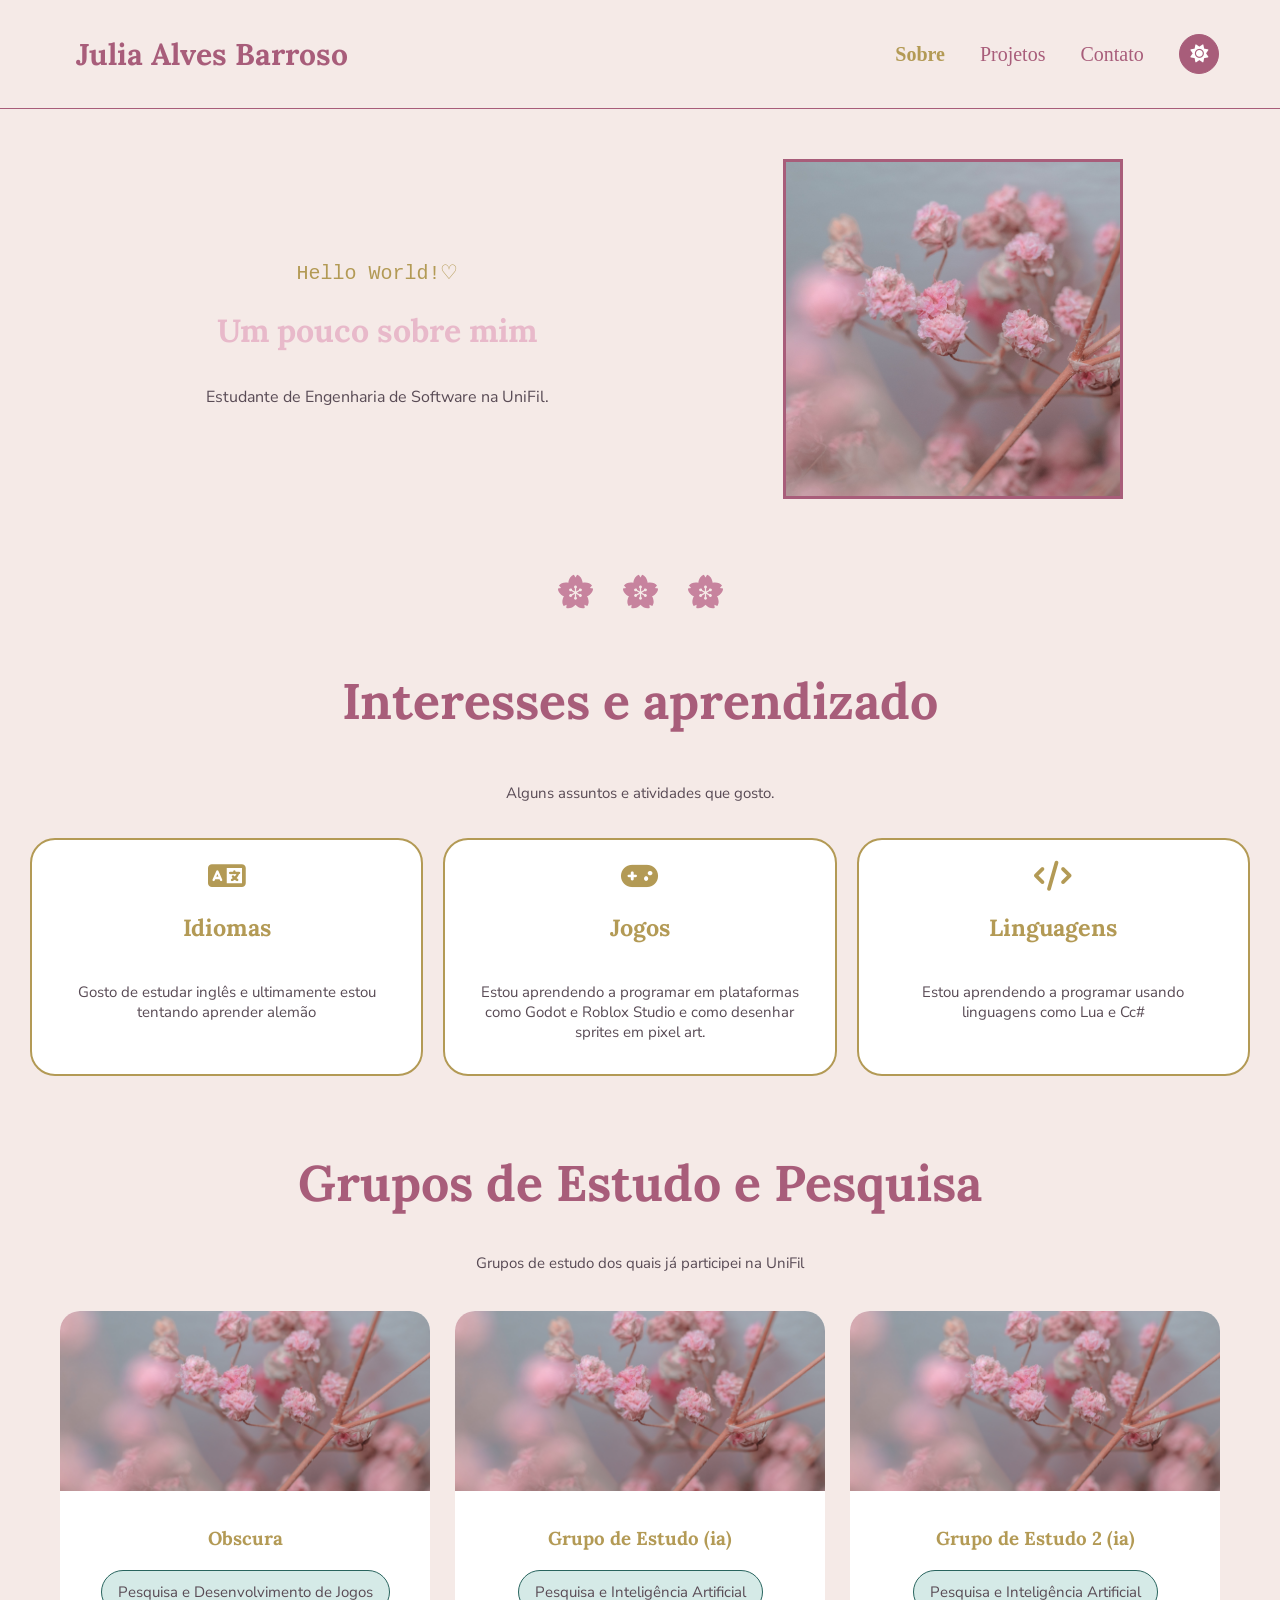
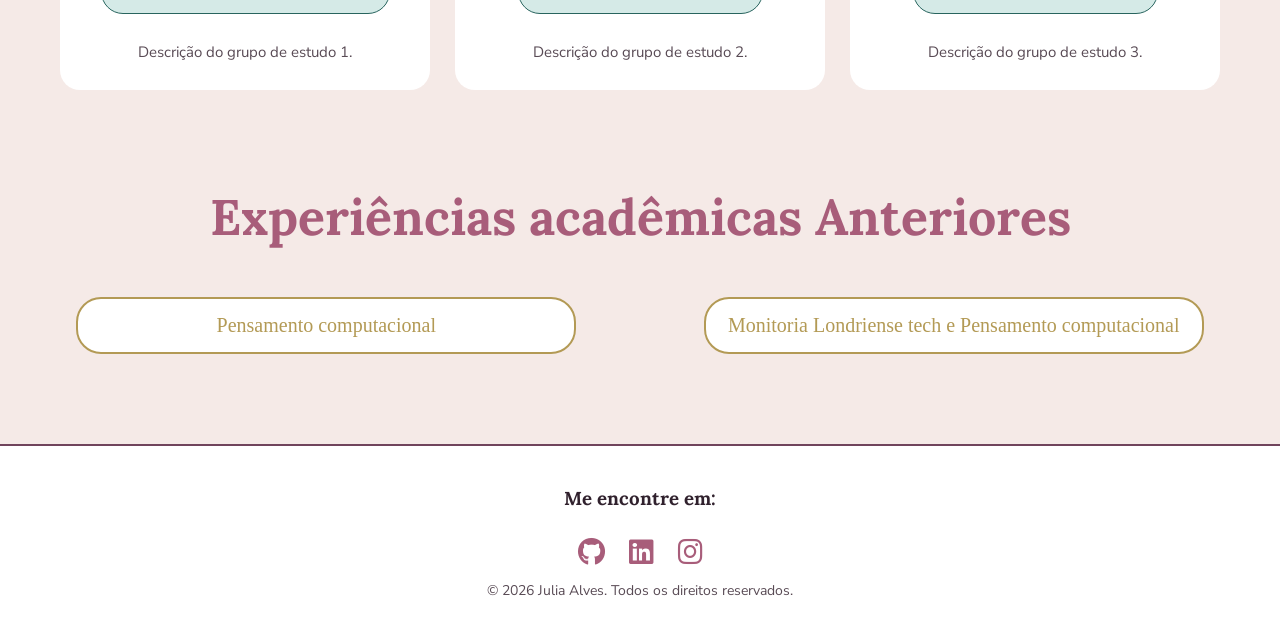
<file: index.html>
<!DOCTYPE html>
<html lang="pt-br">

<head>
    <meta charset="UTF-8">
    <meta name="viewport" content="width=device-width, initial-scale=1.0">
    <title>Portfólio</title>
    <link rel="stylesheet" href="style.css">
    <script src="script.js" defer></script>
    <!-- Font Awesome -->
    <link rel="stylesheet" href="https://cdnjs.cloudflare.com/ajax/libs/font-awesome/6.7.2/css/all.min.css">
    <!-- Lora -->
    <link rel="preconnect" href="https://fonts.googleapis.com">
    <link rel="preconnect" href="https://fonts.gstatic.com" crossorigin>
    <link href="https://fonts.googleapis.com/css2?family=Lora:ital,wght@0,400..700;1,400..700&display=swap"
        rel="stylesheet">
    <!-- Nunito sans -->
    <link rel="preconnect" href="https://fonts.googleapis.com">
    <link rel="preconnect" href="https://fonts.gstatic.com" crossorigin>
    <link
        href="https://fonts.googleapis.com/css2?family=Nunito+Sans:ital,opsz,wght@0,6..12,200..1000;1,6..12,200..1000&display=swap"
        rel="stylesheet">
</head>


<body>
    <div class="menu">
        <div class="menu-titulo">
            <h4>Julia Alves Barroso</h4>
        </div>

        <div class="menu-navegacao">
            <nav>
                <ul>
                    <li><a href="index.html" class="ativo">Sobre</a></li>
                    <li><a href="projetos.html">Projetos</a></li>
                    <li><a href="contato.html">Contato</a></li>
                    <li>
                        <button id="botao-modo" type="button" aria-label="Ativar modo escuro">
                            <i id="icone-modo" class="fa-solid fa-sun"></i>
                        </button>
                    </li>
                </ul>
            </nav>
        </div>
    </div>
    
    <hr>

    <header class="cabecalho">


        <div class="texto-cabecalho">
            <div class="apresentacao">
                <p class="decoracao">Hello World!♡</p>
                <h1>Um pouco sobre mim</h1>
            </div>

            <div class="introducao">
                <p>Estudante de Engenharia de Software na UniFil.</p>
            </div>
        </div>

        <div class="foto-perfil">
            <img src="Imagens/flores-rosas.jpg" alt="Minha imagem">
        </div>

    </header>

    <div class="flores">
        <img src="Imagens/flor-icone.svg" class="flor flor1" alt="">
        <img src="Imagens/flor-icone.svg" class="flor flor2" alt="">
        <img src="Imagens/flor-icone.svg" class="flor flor3" alt="">
    </div>

    <main class="conteudo">

        <section class="interesses">
            <h2>Interesses e aprendizado</h2>

            <p>Alguns assuntos e atividades que gosto.</p>
            <!-- Dá para melhorar a frase? -->

            <div class="interesses-grade">

                <div class="interesse">
                    <div class="interesse-icone">
                        <i class="fa-solid fa-language"></i>
                    </div>
                    <div class="interesse-texto">
                        <h3>Idiomas</h3>
                        <p>Gosto de estudar inglês e ultimamente estou tentando aprender alemão</p>
                    </div>
                </div>

                <div class="interesse">
                    <div class="interesse-icone">
                        <i class="fa-solid fa-gamepad"></i>
                    </div>
                    <div class="interesse-texto">
                        <h3>Jogos</h3>
                        <p>Estou aprendendo a programar em plataformas como Godot e Roblox Studio e como desenhar
                            sprites em pixel art. </p>
                    </div>
                </div>

                <div class="interesse">
                    <div class="interesse-icone">
                        <i class="fa-solid fa-code"></i>
                    </div>
                    <div class="interesse-texto">
                        <h3>Linguagens</h3>
                        <p>Estou aprendendo a programar usando linguagens como Lua e Cc#</p>
                    </div>
                </div>
            </div>

            </div>
        </section>


        <section class="grupos-estudos">
            <h2>Grupos de Estudo e Pesquisa</h2>
            <p>Grupos de estudo dos quais já participei na UniFil</p>


            <div class="grupo-grade">

                <div class="grupo">
                    <img src="Imagens/flores-rosas.jpg" alt="Logo do grupo Obscura">

                    <div class="grupo-conteudo">
                        <h3>Obscura</h3>
                        <div class="tipo tipo-item-pesquisa">
                            <p>Pesquisa e Desenvolvimento de Jogos</p>
                        </div>
                        <p>Descrição do grupo de estudo 1.</p>
                    </div>
                </div>


                <div class="grupo">
                    <img src="Imagens/flores-rosas.jpg" alt="colocar texo depois">

                    <div class="grupo-conteudo">
                        <h3>Grupo de Estudo (ia)</h3>
                        <div class="tipo tipo-item-pesquisa">
                            <!-- não centralizou -->
                            <p>Pesquisa e Inteligência Artificial</p>
                        </div>
                        <p>Descrição do grupo de estudo 2.</p>
                    </div>
                </div>


                <div class="grupo">
                    <img src="Imagens/flores-rosas.jpg" alt="colocar texo depois">
                    <div class="grupo-conteudo">
                        <h3>Grupo de Estudo 2 (ia)</h3>
                        <div class="tipo tipo-item-pesquisa">
                            <p>Pesquisa e Inteligência Artificial</p>
                        </div>
                        <p>Descrição do grupo de estudo 3.</p>
                    </div>
                </div>

            </div>
        </section>


        <section class="experiencias">
            <h2>Experiências acadêmicas Anteriores</h2>

            <br>

            <div class="experiencias-grade">
                <div class="experiencia">Pensamento computacional</div>
                <div class="experiencia">Monitoria Londriense tech e Pensamento computacional</div>
            </div>
        </section>
    </main>


    <footer class="rodape">

        <h3>Me encontre em:</h3>


        <div class="redes-sociais-rodape">
            <a href="http://" target="_blank"><i class="fa-brands fa-github"></i></a>
            <a href="http://" target="_blank"><i class="fa-brands fa-linkedin"></i></a>
            <a href="http://" target="_blank"><i class="fa-brands fa-instagram"></i></a>
        </div>


        <p>&copy; 2026 Julia Alves. Todos os direitos reservados.</p>


    </footer>


</body>


</html>
</file>
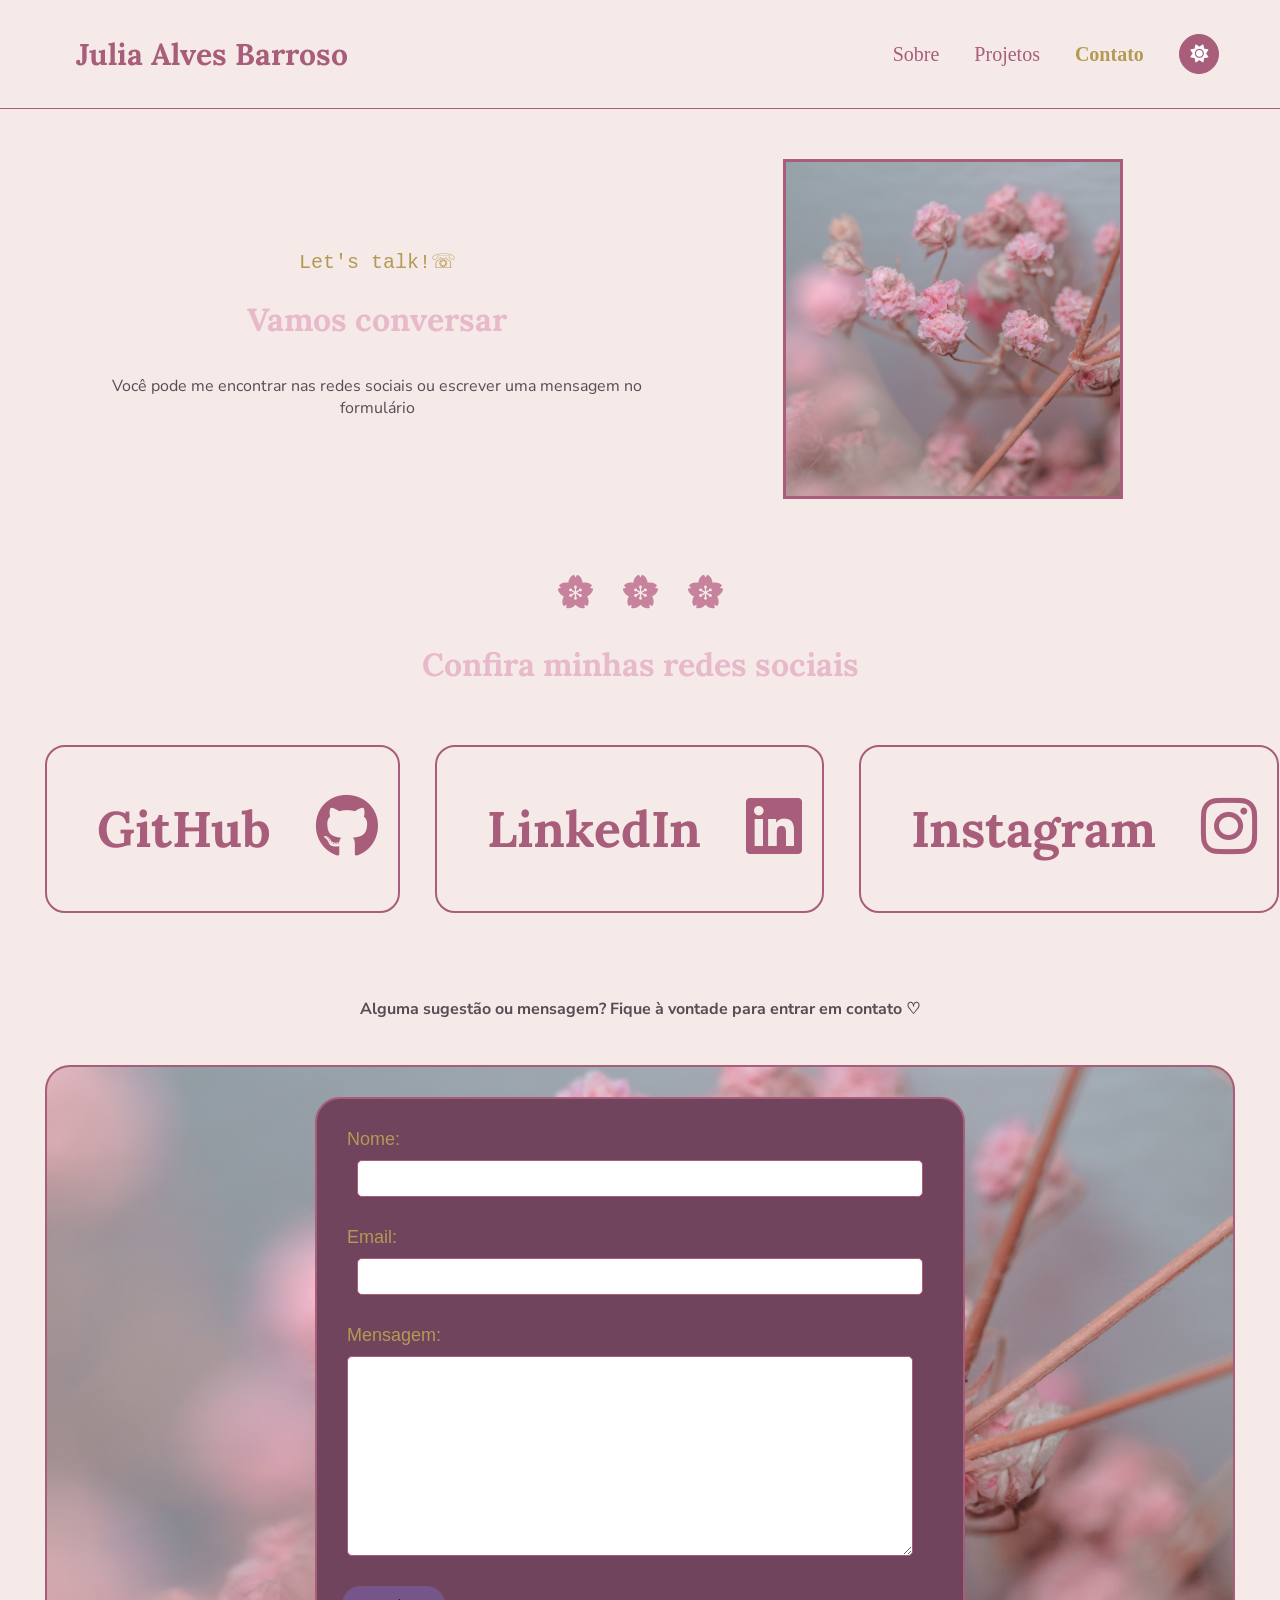
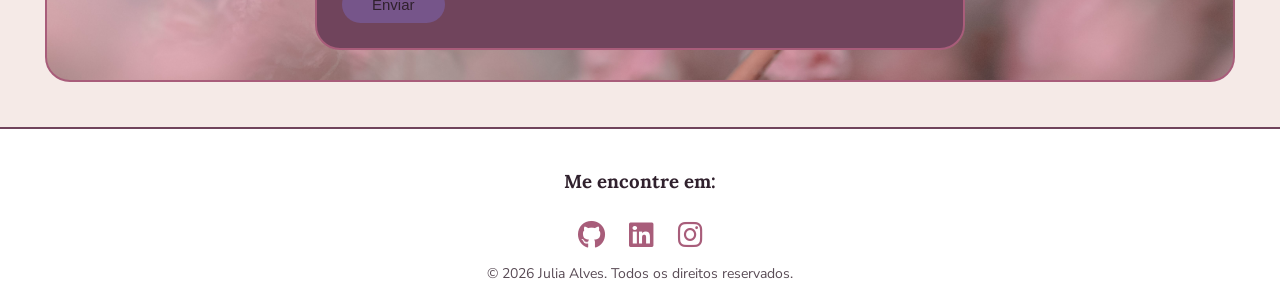
<file: contato.html>
<!DOCTYPE html>
<html lang="pt-br">


<head>
    <meta charset="UTF-8">
    <meta name="viewport" content="width=device-width, initial-scale=1.0">
    <title>Portfólio | Contato</title>
    <link rel="stylesheet" href="style.css">
    <script src="script.js" defer></script>
    <!-- Font Awesome -->
    <link rel="stylesheet" href="https://cdnjs.cloudflare.com/ajax/libs/font-awesome/6.7.2/css/all.min.css">
    <!-- Lora -->
    <link rel="preconnect" href="https://fonts.googleapis.com">
    <link rel="preconnect" href="https://fonts.gstatic.com" crossorigin>
    <link href="https://fonts.googleapis.com/css2?family=Lora:ital,wght@0,400..700;1,400..700&display=swap"
        rel="stylesheet">
    <!-- Nunito sans -->
    <link rel="preconnect" href="https://fonts.googleapis.com">
    <link rel="preconnect" href="https://fonts.gstatic.com" crossorigin>
    <link
        href="https://fonts.googleapis.com/css2?family=Nunito+Sans:ital,opsz,wght@0,6..12,200..1000;1,6..12,200..1000&display=swap"
        rel="stylesheet">
</head>


<body>


    <div class="menu">
        <div class="menu-titulo">
            <h4>Julia Alves Barroso</h4>
        </div>

        <div class="menu-navegacao">
            <nav>
                <ul>
                    <li><a href="index.html">Sobre</a></li>
                    <li><a href="projetos.html">Projetos</a></li>
                    <li><a class="ativo" href="contato.html">Contato</a></li>
                    <li>
                        <button id="botao-modo" type="button" aria-label="Ativar modo escuro"">
                            <i id="icone-modo" class="fa-solid fa-sun"></i>
                        </button>
                    </li>
                </ul>
            </nav>
        </div>
    </div>
    <hr>
    <header class="cabecalho">


        <div class="texto-cabecalho">
            <div class="apresentacao">
                <p class="decoracao">Let's talk!☏</p>
                <h1>Vamos conversar</h1>
            </div>
            <div class="introducao">
                <p>Você pode me encontrar nas redes sociais ou escrever uma mensagem no formulário </p>
            </div>
        </div>

        <div class="foto-perfil">
            <img src="Imagens/flores-rosas.jpg" alt="Minha imagem">
        </div>

    </header>
    
    <div class="flores">
        <img src="Imagens/flor-icone.svg" class="flor flor1" alt="">
        <img src="Imagens/flor-icone.svg" class="flor flor2" alt="">
        <img src="Imagens/flor-icone.svg" class="flor flor3" alt="">
    </div>


    <main class="conteudo">


        <h1>Confira minhas redes sociais</h1>


        <section class="redes-contato">


            <div class="redes-sociais-grade">
                <a href="http://" target="_blank">
                    <div class="redes-sociais">
                        <div class="rede-titulo">
                            <h2>GitHub</h2>
                        </div>
                        <div class="rede-icone"><i class="fa-brands fa-github"></i></div>
                    </div>
                </a>


                <a href="http://" target="_blank">
                    <div class="redes-sociais">
                        <div class="rede-titulo">
                            <h2>LinkedIn</h2>
                        </div>
                        <div class="rede-icone"><i class="fa-brands fa-linkedin"></i></div>
                    </div>
                </a>


                <a href="http://" target="_blank">
                    <div class="redes-sociais">
                        <div class="rede-titulo">
                            <h2>Instagram</h2>
                        </div>
                        <div class="rede-icone"><i class="fa-brands fa-instagram"></i></div>
                    </div>
                </a>
            </div>


        </section>


        <p><strong>Alguma sugestão ou mensagem? Fique à vontade para entrar em contato ♡</strong></p>


        <section class="secao-formulario">
            <form class="formulario" action="#" method="post">

                <div class="campo-nome">
                    <label for="nome">Nome:</label>
                    <input type="text" id="nome" name="nome" required>
                </div>

                <div class="campo-email">
                    <label for="email">Email:</label>
                    <input type="email" id="email" name="email" required>
                </div>

                <div class="campo-mensagem">
                    <label for="mensagem">Mensagem:</label>
                    <textarea id="mensagem" name="mensagem" required></textarea>
                </div>

                <button class="botao-formulario" type="submit">Enviar</button>
            </form>
        </section>
    </main>


    <footer class="rodape">


        <h3>Me encontre em:</h3>


        <div class="redes-sociais-rodape">
            <a href="http://" target="_blank"><i class="fa-brands fa-github"></i></a>
            <a href="http://" target="_blank"><i class="fa-brands fa-linkedin"></i></a>
            <a href="http://" target="_blank"><i class="fa-brands fa-instagram"></i></a>
        </div>


        <p>&copy; 2026 Julia Alves. Todos os direitos reservados.</p>


    </footer>


</body>


</html>
</file>
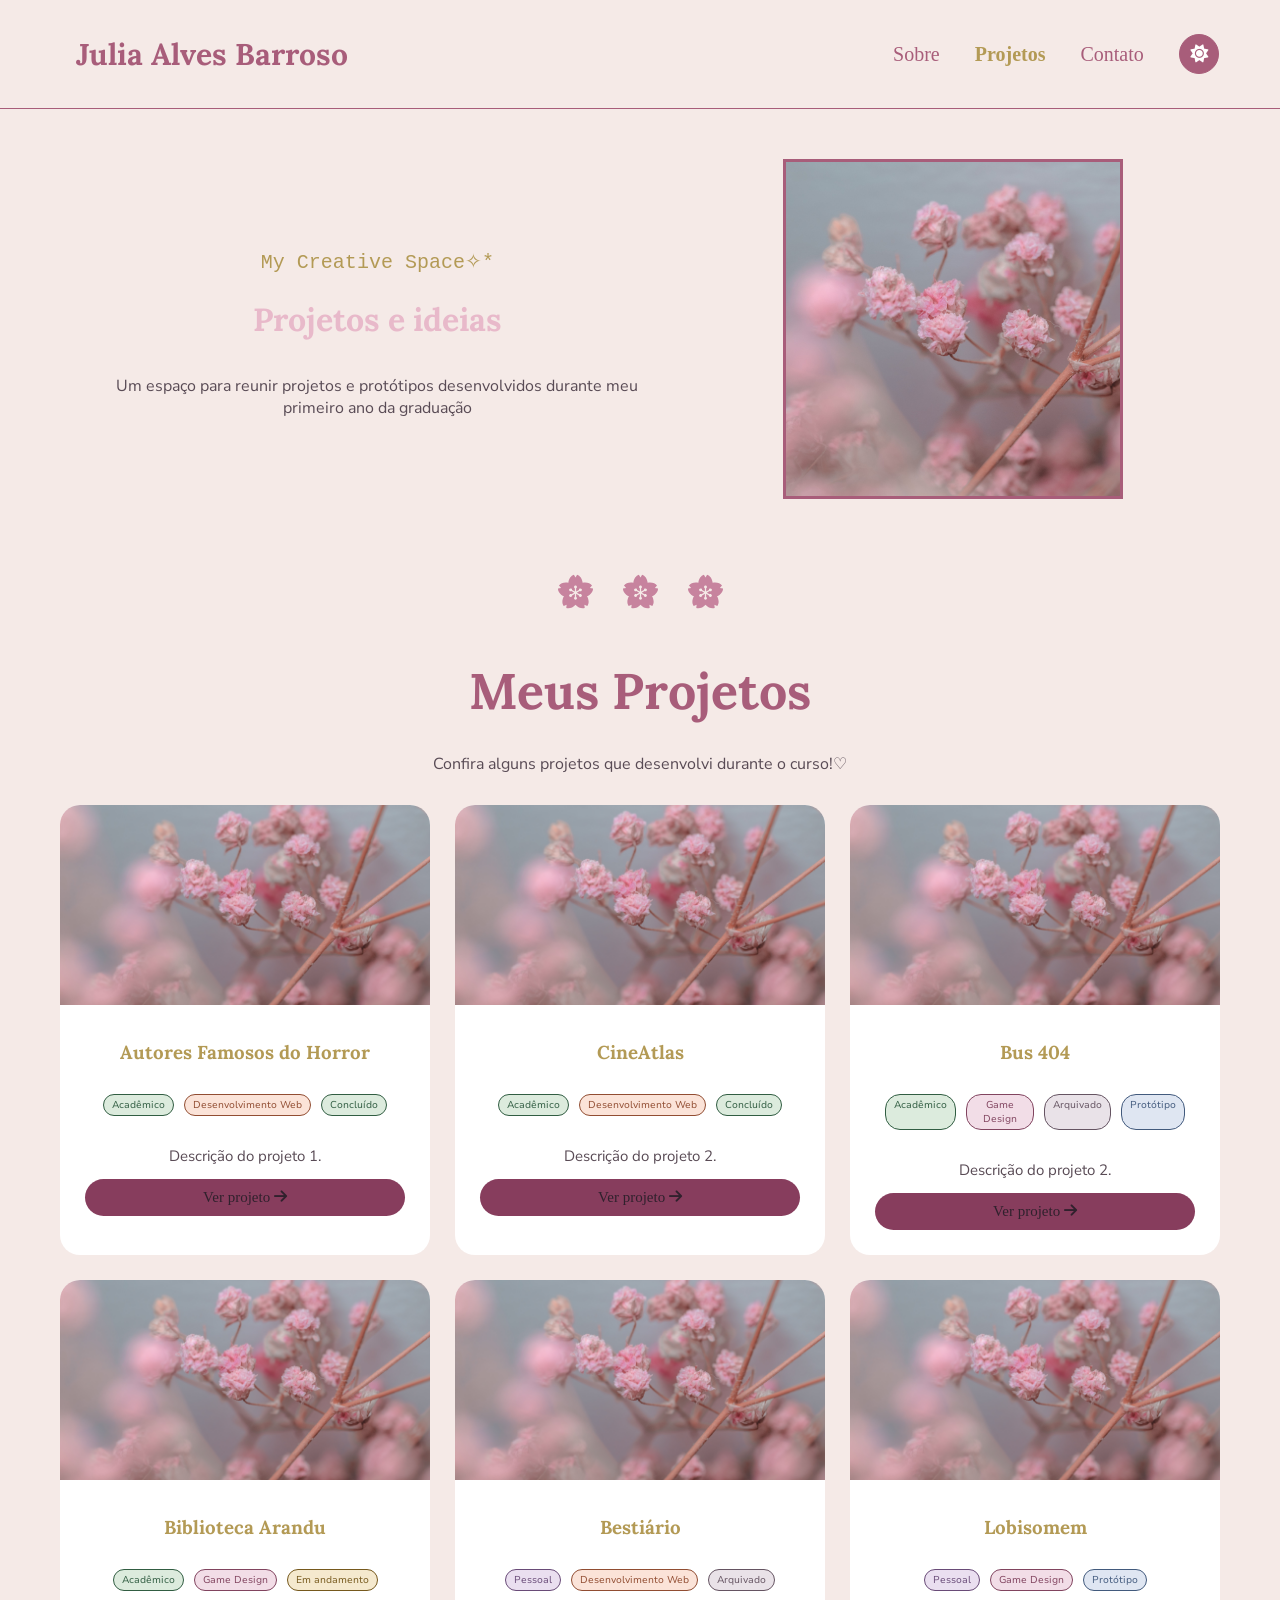
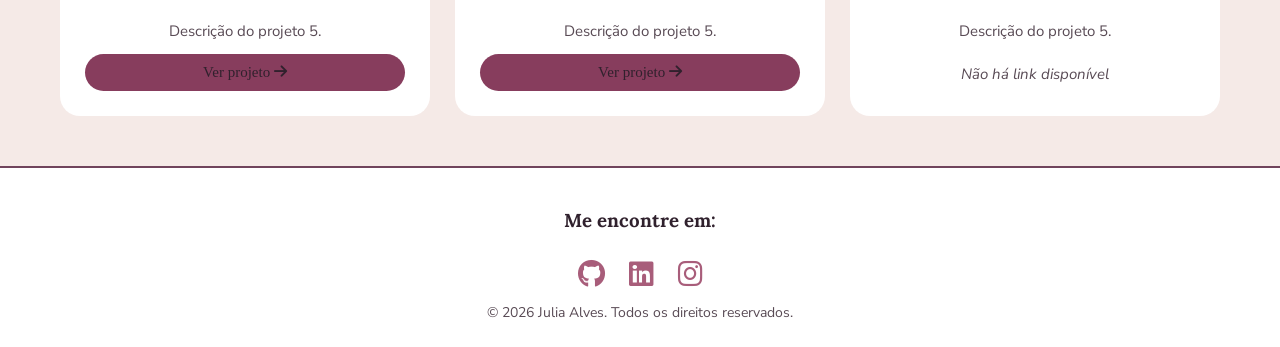
<file: projetos.html>
<!DOCTYPE html>
<html lang="pt-br">


<head>
    <meta charset="UTF-8">
    <meta name="viewport" content="width=device-width, initial-scale=1.0">
    <title>Portfólio | Projetos</title>
    <link rel="stylesheet" href="style.css">
    <script src="script.js" defer></script>
    <!-- Font Awesome -->
    <link rel="stylesheet" href="https://cdnjs.cloudflare.com/ajax/libs/font-awesome/6.7.2/css/all.min.css">
    <!-- Lora -->
    <link rel="preconnect" href="https://fonts.googleapis.com">
    <link rel="preconnect" href="https://fonts.gstatic.com" crossorigin>
    <link href="https://fonts.googleapis.com/css2?family=Lora:ital,wght@0,400..700;1,400..700&display=swap"
        rel="stylesheet">
    <!-- Nunito sans -->
    <link rel="preconnect" href="https://fonts.googleapis.com">
    <link rel="preconnect" href="https://fonts.gstatic.com" crossorigin>
    <link
        href="https://fonts.googleapis.com/css2?family=Nunito+Sans:ital,opsz,wght@0,6..12,200..1000;1,6..12,200..1000&display=swap"
        rel="stylesheet">
</head>


<body>
    <div class="menu">
        <div class="menu-titulo">
            <h4>Julia Alves Barroso</h4>
        </div>

        <div class="menu-navegacao">
            <nav>
                <ul>
                    <li><a href="index.html">Sobre</a></li>
                    <li><a class="ativo" href="projetos.html">Projetos</a></li>
                    <li><a href="contato.html">Contato</a></li>
                    <li>
                        <button id="botao-modo" type="button" aria-label="Ativar modo escuro">
                            <i id="icone-modo" class="fa-solid fa-sun"></i>
                        </button>
                    </li>
                </ul>
            </nav>
        </div>
    </div>
    <hr>
    <header class="cabecalho">


        <div class="texto-cabecalho">
            <div class="apresentacao">
                <p class="decoracao">My Creative Space✧*</p>
                <h1>Projetos e ideias</h1>
            </div>
            <div class="introducao">
                <p>Um espaço para reunir projetos e protótipos desenvolvidos durante meu primeiro ano da graduação</p>
            </div>
        </div>

        <div class="foto-perfil">
            <img src="Imagens/flores-rosas.jpg" alt="Minha imagem">
        </div>

    </header>
    
    <div class="flores">
        <img src="Imagens/flor-icone.svg" class="flor flor1" alt="">
        <img src="Imagens/flor-icone.svg" class="flor flor2" alt="">
        <img src="Imagens/flor-icone.svg" class="flor flor3" alt="">
    </div>


    <main class="conteudo">

        <section class="projetos">
            <h2>Meus Projetos</h2>
            <p>Confira alguns projetos que desenvolvi durante o curso!♡</p>



            <div class="projetos-grade">
                <article class="projeto">
                    <img src="Imagens/flores-rosas.jpg" alt="">
                    <div class="projeto-conteudo">
                        <h3>Autores Famosos do Horror</h3>
                        <div class="etiquetas-grade">
                            <div class="tipo tipo-item-academico">Acadêmico</div>
                            <div class="tipo tipo-item-web">Desenvolvimento Web</div>
                            <div class="tipo tipo-item-concluido">Concluído</div>
                        </div>
                        <p>Descrição do projeto 1.</p>

                        <a class="botao" href="https://alvesjulinha.github.io/Teste-paginas/" target="_blank"> Ver
                            projeto
                            <i class="fa-solid fa-arrow-right"></i>
                        </a>
                    </div>

                </article>


                <article class="projeto">
                    <img src="Imagens/flores-rosas.jpg" alt="">

                    <div class="projeto-conteudo">
                        <h3>CineAtlas</h3>
                        <div class="etiquetas-grade">
                            <div class="tipo tipo-item-academico">Acadêmico</div>
                            <div class="tipo tipo-item-web">Desenvolvimento Web</div>
                            <div class="tipo tipo-item-concluido">Concluído</div>
                        </div>


                        <p>Descrição do projeto 2.</p>
                        <a class="botao" href="https://alvesjulinha.github.io/Atividade-3/" target="_blank"> Ver projeto
                            <i class="fa-solid fa-arrow-right"></i>
                        </a>
                    </div>
                </article>


                <article class="projeto">
                    <img src="Imagens/flores-rosas.jpg" alt="">

                    <div class="projeto-conteudo">
                        <h3>Bus 404</h3>
                        <div class="etiquetas-grade">
                            <div class="tipo tipo-item-academico">Acadêmico</div>
                            <div class="tipo tipo-item-game">Game Design</div>
                            <div class="tipo tipo-item-arquivado">Arquivado</div>
                            <div class="tipo tipo-item-prototipo">Protótipo</div>
                        </div>
                        <p>Descrição do projeto 2.</p>
                        <a class="botao" href="#" target="_blank"> Ver projeto <i class="fa-solid fa-arrow-right"></i>
                        </a>
                    </div>
                </article>


                <article class="projeto">
                    <img src="Imagens/flores-rosas.jpg" alt="">

                    <div class="projeto-conteudo">
                        <h3>Biblioteca Arandu</h3>
                        <div class="etiquetas-grade">
                            <div class="tipo tipo-item-academico">Acadêmico</div>
                            <div class="tipo tipo-item-game">Game Design</div>
                            <div class="tipo tipo-item-em-andamento">Em andamento</div>
                        </div>


                        <p>Descrição do projeto 5.</p>
                        <a class="botao" href="#" target="_blank"> Ver projeto <i class="fa-solid fa-arrow-right"></i>
                        </a>
                    </div>

                </article>


                <article class="projeto">
                    <img src="Imagens/flores-rosas.jpg" alt="">
                    <div class="projeto-conteudo">

                        <h3>Bestiário</h3>
                        <div class="etiquetas-grade">
                            <div class="tipo tipo-item-pessoal">Pessoal</div>
                            <div class="tipo tipo-item-web">Desenvolvimento Web</div>
                            <div class="tipo tipo-item-arquivado">Arquivado</div>
                        </div>
                        <p>Descrição do projeto 5.</p>
                        <a class="botao" href="#" target="_blank"> Ver projeto <i class="fa-solid fa-arrow-right"></i>
                        </a>

                </article>


                <article class="projeto">
                    <img src="Imagens/flores-rosas.jpg" alt="">
                    <div class="projeto-conteudo">

                        <h3>Lobisomem</h3>
                        <div class="etiquetas-grade">
                            <div class="tipo tipo-item-pessoal">Pessoal</div>
                            <div class="tipo tipo-item-game">Game Design</div>
                            <div class="tipo tipo-item-prototipo">Protótipo</div>
                        </div>
                        <p>Descrição do projeto 5.</p>
                        <p class="observacao">Não há link disponível</p>
                    </div>

                </article>
            </div>


        </section>
    </main>


    <footer class="rodape">


        <h3>Me encontre em:</h3>


        <div class="redes-sociais-rodape">
            <a href="http://" target="_blank"><i class="fa-brands fa-github"></i></a>
            <a href="http://" target="_blank"><i class="fa-brands fa-linkedin"></i></a>
            <a href="http://" target="_blank"><i class="fa-brands fa-instagram"></i></a>
        </div>


        <p>&copy; 2026 Julia Alves. Todos os direitos reservados.</p>


    </footer>


</body>


</html>
</file>
<file: style.css>
/* Definições iniciais */
* {
    margin: 0%;
    padding: 0%;
    box-sizing: border-box;
}

/* Paletas e fontes */

:root {
    /* Modo claro */
    --fundo-principal: #F5EAE7;
    --fundo-card: #FFFFFF;
    --vinho: #70445C;
    --rosa: #A85D7A;
    --rosa-claro: #E8B9CA;
    --creme: #30212D;
    --champanhe: #B39A55;
    --texto-secundario: #594B55;

    /* Fontes */
    --fonte-titulos: 'Lora', 'Arial', 'Gill Sans MT', Calibri, 'Trebuchet MS', sans-serif;
    --fonte-paragrafos: 'Nunito Sans', 'Gill Sans', 'Gill Sans MT', Calibri, 'Trebuchet MS', sans-serif;
    /* Botões */
    --botao-projeto: #873D5D;
    --botao-projeto-hover: #A85C7C;
    --botao-formulario: #76558A;
    --botao-formulario-hover: #9272A5;

    /* Etiquetas */
    --tag-academico-fundo: #DCEBDD;
    --tag-academico-texto: #315D42;

    --tag-pessoal-fundo: #EADFF0;
    --tag-pessoal-texto: #694B78;

    --tag-game-fundo: #F2DDE7;
    --tag-game-texto: #81445F;

    --tag-prototipo-fundo: #DFE6F2;
    --tag-prototipo-texto: #425A7D;

    --tag-web-fundo: #FBE3D8;
    --tag-web-texto: #914D32;

    --tag-concluido-fundo: #DCEBDD;
    --tag-concluido-texto: #315D42;

    --tag-arquivado-fundo: #E9E2E8;
    --tag-arquivado-texto: #655462;

    --tag-andamento-fundo: #F5E9CE;
    --tag-andamento-texto: #76591D;

    --tag-pesquisa-fundo: #D5EAE7;
    --tag-pesquisa-texto: #28645E;

    --cor-fundo-etiqueta: var(--tag-pesquisa-fundo);
    --cor-texto-etiqueta: var(--tag-pesquisa-texto);
}

.modo-escuro {
    /* Modo escuro */
    --fundo-principal: #30212D;
    --fundo-card: #453342;
    --vinho: #70445C;
    --rosa: #C7839E;
    --rosa-claro: #E8B9CA;
    --creme: #F5EAE7;
    --champanhe: #C9B77D;
    --texto-secundario: #C5B5BE;

    /* Botões */
    --botao-projeto: #A85C7C;
    --botao-projeto-hover: #C47B9A;
    --botao-formulario: #9272A5;
    --botao-formulario-hover: #AD8BC0;

    /* Etiquetas */
    --tag-academico-fundo: #293F59;
    --tag-academico-texto: #B4D4F5;

    --tag-pessoal-fundo: #493653;
    --tag-pessoal-texto: #DCC8F0;

    --tag-game-fundo: #51364F;
    --tag-game-texto: #E8B9CA;

    --tag-prototipo-fundo: #3B465B;
    --tag-prototipo-texto: #C4D5F0;

    --tag-web-fundo: #63394F;
    --tag-web-texto: #F0C4D5;

    --tag-concluido-fundo: #244A37;
    --tag-concluido-texto: #A4E2B8;

    --tag-arquivado-fundo: #443A44;
    --tag-arquivado-texto: #D2C4D1;

    --tag-andamento-fundo: #59451F;
    --tag-andamento-texto: #F5D58B;

    --tag-pesquisa-fundo: #294C49;
    --tag-pesquisa-texto: #B5DDD5;
}

/* Botão para modo escuro e claro */
#botao-modo {
    width: 40px;
    height: 40px;
    display: flex;
    align-items: center;
    justify-content: center;
    border: 1px solid var(--rosa);
    border-radius: 50%;
    background-color: var(--rosa);
    color: var(--fundo-card);
    font-size: 18px;
    cursor: pointer;
    transition: 0.3s ease;
}

#botao-modo:hover {
    background-color: var(--vinho);
    color: var(--creme);
    transform: rotate(30deg);
}

body {
    background-color: var(--fundo-principal);
    color: var(--texto-secundario);
    transition: background-color 0.3s ease, color 0.3 ease;
}

a {
    text-decoration: none;
}

p {
    color: var(--texto-secundario);
    font-family: var(--fonte-paragrafos);
    text-align: center;
}

.observacao {
    color: var(--texto-secundario);
    font-size: 15px;
    font-style: italic;
}


h1 {
    text-align: center;
    padding: 15px;
    margin: 10px;
    color: var(--rosa-claro);
}

h2 {
    text-align: center;
    padding: 25px;
    margin: 5px;
    color: var(--rosa);
    font-size: 50px;
}

h3 {
    text-align: center;
    padding: 15px;
    color: var(--champanhe);
}

h4 {
    font-size: 30px;
    padding: 15px;
    margin: 10px;
}

h1,
h2,
h3,
h4 {
    font-family: var(--fonte-titulos);
}

/* Cabeçalho */

.cabecalho {
    display: grid;
    grid-template-columns: 1.3fr 1fr;
    align-items: center;
    gap: 40px;

    padding: 50px 8%;
    color: var(--texto-secundario);
    background-color: var(--fundo-principal);
    margin-bottom: 25px;
}

.texto-cabecalho {
    width: 100%;
    max-width: 550px;
    display: flex;
    flex-direction: column;
    align-items: center;
}

/* Forma da foto */
.foto-perfil {
    width: 100%;
    max-width: 340px;
    aspect-ratio: 1;
    margin: 0 auto;
    overflow: hidden;
    border: 3px solid var(--rosa);

    clip-path: shape(from 50% 91%,
            line to 90% 50%,
            arc to 50% 9% of 1%,
            arc to 10% 50% of 1%);
    /* Peguei o formato nesse link: https://css-shape.com/heart/ */
}

.foto-perfil img {
    width: 100%;
    height: 100%;
    object-fit: cover;
}

.introducao {
    text-align: justify;
    /* colocar fonte */
}

.decoracao p {
    color: var(--creme);
    text-align: center;
    justify-content: center;
    font-family: 'Courier New', Courier, monospace;
}

hr {
    background-color: var(--rosa);
    height: 1px;
    border: none;
}


/* Menu */
.menu {
    display: flex;
    flex-wrap: wrap;
    align-items: center;
    justify-content: space-between;
    gap: 10px 20px;
    padding: 10px 4%;
    color: var(--rosa);
    background-color: var(--fundo-principal);
    position: sticky;
    top: 0;
    z-index: 10;
}


.menu ul {
    display: flex;
    flex-wrap: wrap;
    align-items: center;
    justify-content: center;
    gap: 5px 15px;
    list-style: none;
}


.menu li {
    padding: 10px;
    font-size: 20px;
}

.menu a {
    color: var(--rosa);
    text-decoration: none;
    transition: color 0.3s ease;
}

.menu a:hover {
    color: var(--champanhe);
}

.menu a.ativo {
    color: var(--champanhe);
    font-weight: bold;
}

.apresentacao {
    margin: 10px;
}

.apresentacao p {
    font-family: 'Courier New', Courier, monospace;
    color: var(--champanhe);
    font-size: 20px;
}

.ativo {
    color: var(--champanhe);
    font-weight: bold;
    /* A cor do texto não mudou */
}


/* Interesses */
.interesses {
    padding: 10px;
    margin: 10px;
}

.interesses-grade {
    display: grid;
    grid-template-columns: repeat(3, 1fr);
}

.interesse {
    display: flex;
    flex-direction: column;
    align-items: center;
    color: var(--champanhe);
    border: var(--champanhe) 2px solid;
    background-color: var(--fundo-card);
    border-radius: 25px;
    margin: 10px;
    padding: 5px;
    transition: background-color 0.3s ease, transform 0.3s ease, box-shadow 0.3s ease;
}

.interesse:hover {
    transform: translateY(-5px);
    box-shadow: 0 6px 15px rgba(0, 0, 0, 0.12);
}

.interesse p {
    font-size: 15px;
    text-align: justify;
    padding: 15px;
    padding-bottom: 8px;
}

.interesses p {
    font-size: 15px;
    text-align: center;
    padding: 15px;
    margin: 10px;
}

.interesse-icone {
    font-size: 30px;
    padding-bottom: 1px;
    padding-top: 15px;
}

.interesse-texto {
    font-size: 20px;
    padding: 2px;
}

/* Grupos de estudo */

.grupos-estudos {
    margin: 15px;
    padding: 10px;
}

.grupos-estudos p {
    font-size: 15px;
    text-align: center;
    padding: 8px;
}

.grupo-grade {
    display: grid;
    grid-template-columns: repeat(3, minmax(0, 1fr));
    width: 100%;
    max-width: 1200px;
    margin: 30px auto;
    padding: 0 20px;
    gap: 25px;
    align-items: stretch;
}

.grupo {
    min-width: 0;
    background-color: var(--fundo-card);
    border-radius: 20px;
    overflow: hidden;
    transition: background-color 0.3s ease, transform 0.3s ease, box-shadow 0.3s ease;
}

.grupo:hover {
    transform: translateY(-5px);
    box-shadow: 0 6px 15px rgba(0, 0, 0, 0.12);
}

.grupo img {
    width: 100%;
    height: 180px;
    object-fit: cover;
    display: block;
    border-radius: 15px 15px 0 0;
}

.grupo-conteudo {
    padding: 20px;
    display: flex;
    flex-direction: column;
    justify-content: center;
    align-items: center;
}

.grupo .tipo {
    margin-bottom: 20px;
    border-radius: 30px;
}

/* Experiências */
.experiencias {
    display: flex;
    flex-direction: column;
    align-items: center;
    margin: 15px;
    margin-bottom: 80px;
    padding: 10px;
}

.experiencias-grade {
    display: grid;
    grid-template-columns: repeat(2, minmax(0, 1fr));
    justify-items: center;
    gap: 25px;
    width: 100%;
}

.experiencia {
    background-color: var(--fundo-card);
    color: var(--champanhe);
    border: solid 2px var(--champanhe);
    width: 90%;
    max-width: 500px;
    text-align: center;
    justify-content: center;
    font-size: 20px;
    border-radius: 25px;
    padding: 15px;
    transition: transform 0.3s ease, box-shadow 0.3s ease;
}

.experiencia:hover {
    transform: translateY(-5px);
    box-shadow: 0 6px 15px rgba(0, 0, 0, 0.12);
}

/* Projetos */
.projetos {
    margin: 20px;
    display: grid;
}

.projetos-grade {
    display: grid;
    grid-template-columns: repeat(auto-fit, minmax(min(100%, 280px), 1fr));
    gap: 25px;
    width: 100%;
    max-width: 1200px;
    margin: 30px auto;
    padding: 0 20px;
}

.projeto {
    background-color: var(--fundo-card);
    border-radius: 20px;
    overflow: hidden;
    display: flex;
    flex-direction: column;
    transition: transform 0.3s ease, box-shadow 0.3s ease;
    width: 100%;    
    height: 100%;
}

.projeto:hover {
    transform: translateY(-5px);
    box-shadow: 0 6px 15px rgba(0, 0, 0, 0.12);
}

.projeto p {
    font-size: 15px;
    text-align: center;
    padding: 15px;
    padding-bottom: 8px;
}

.projeto img {
    width: 100%;
    height: 200px;
    object-fit: cover;
    display: block;
    border-radius: 15px 15px 0 0;
    transition: transform 0.4s ease;
}

.projeto:hover img {
    transform: scale(1.04);
}

.projeto-conteudo {
    padding: 20px;
    display: flex;
    flex-direction: column;
}

.botao {
    font-size: 15px;
    padding: 10px;
    padding-right: 30px;
    padding-left: 30px;
    border-radius: 20px;
    color: var(--creme);
    background-color: var(--botao-projeto);
    border: none;
    margin: 5px;
    text-align: center;
    cursor: pointer;
    transition: background-color 0.3s ease, transform 0.3s ease, box-shadow 0.3s ease;
}

.botao:hover {
    background-color: var(--botao-projeto-hover);
}

/* Divs tipos */


.tipo {
    font-size: 10px;
    font-family: var(--fonte-paragrafos);
    padding: 3px 8px;
    margin: 5px;
    width: fit-content;
    border-radius: 15px;
    border: var(--cor-texto-etiqueta) solid 1px;
    color: var(--cor-texto-etiqueta);
    background-color: var(--cor-fundo-etiqueta);
}

/* Cores */
.tipo-item-academico {
    --cor-fundo-etiqueta: var(--tag-academico-fundo);
    --cor-texto-etiqueta: var(--tag-academico-texto);
}

.tipo-item-pessoal {
    --cor-fundo-etiqueta: var(--tag-pessoal-fundo);
    --cor-texto-etiqueta: var(--tag-pessoal-texto);
}

.tipo-item-pesquisa {
    --cor-fundo-etiqueta: var(--tag-pesquisa-fundo);
    --cor-texto-etiqueta: var(--tag-pesquisa-texto);
}

.tipo-item-game {
    --cor-fundo-etiqueta: var(--tag-game-fundo);
    --cor-texto-etiqueta: var(--tag-game-texto);
}

.tipo-item-prototipo {
    --cor-fundo-etiqueta: var(--tag-prototipo-fundo);
    --cor-texto-etiqueta: var(--tag-prototipo-texto);
}

.tipo-item-web {
    --cor-fundo-etiqueta: var(--tag-web-fundo);
    --cor-texto-etiqueta: var(--tag-web-texto);
}

.tipo-item-concluido {
    --cor-fundo-etiqueta: var(--tag-concluido-fundo);
    --cor-texto-etiqueta: var(--tag-concluido-texto);
}

.tipo-item-arquivado {
    --cor-fundo-etiqueta: var(--tag-arquivado-fundo);
    --cor-texto-etiqueta: var(--tag-arquivado-texto);
}

.tipo-item-em-andamento {
    --cor-fundo-etiqueta: var(--tag-andamento-fundo);
    --cor-texto-etiqueta: var(--tag-andamento-texto);
}

.etiquetas-grade {
    display: flex;
    flex-direction: row;
    justify-content: center;
    text-align: center;
    padding: 10px;
}

/* Contatos */
.redes-contato{
    margin: 30px;
    margin-bottom: 70px;
}

.redes-sociais-grade {
    margin: 0;
    padding: 0;
    display: grid;
    grid-template-columns: repeat(3, 1fr);
    gap: 7px 5px;
}

.redes-sociais {
    display: flex;
    align-items: center;
    justify-content: space-between;
    gap: 15px;
    min-width: 0;
    margin: 15px;
    padding: 20px;
    border: solid 2px var(--rosa);
    border-radius: 20px;
    cursor: pointer;
    transition: background-color 0.3s ease, transform 0.3s ease, box-shadow 0.3s ease;
}

.redes-sociais:hover {
    background-color: var(--rosa-claro);
}

.redes-sociais a {
    min-width: 0;
}

.rede-icone {
    flex-shrink: 0;
    font-size: clamp(35px, 5vw, 65px);
    color: var(--rosa);
}

/* Formulário */

.secao-formulario {
    background-image: url(Imagens/flores-rosas.jpg);
    background-size: cover;
    background-position: center;
    margin: 45px;
    padding: 30px;
    border: var(--rosa) solid 2px;
    border-radius: 25px;
    height: fit-content;
}

.formulario {
    background-color: var(--vinho);
    color: var(--champanhe);
    padding: 15px;
    border: var(--rosa) solid 2px;
    border-radius: 25px;
    height: fit-content;
    width: 100%;
    max-width: 650px;
    margin: 0 auto;
    padding: 20px;
}

input {
    background-color: var(--fundo-card);
    width: 100%;
    max-width: 100%;
    margin: 10px;
    padding: 10px;
    border: 1px var(--rosa) solid;
    border-radius: 5px;
}

.campo-mensagem,
.campo-nome,
.campo-email {
    display: flex;
    flex-direction: column;
    margin-right: 20px;
    padding: 10px;
    font-size: 18px;
    font-family: Arial, Helvetica, sans-serif;
}

textarea {
    background-color: var(--fundo-card);
    width: 100%;
    max-width: 100%;
    margin: 10px 0;
    padding: 10px;
    margin-bottom: 15px;
    border: 1px var(--rosa) solid;
    border-radius: 5px;
    height: 200px;
}


.botao-formulario {
    font-size: 15px;
    padding: 10px;
    padding-right: 30px;
    padding-left: 30px;
    border-radius: 20px;
    color: var(--creme);
    background-color: var(--botao-formulario);
    border: none;
    margin: 5px;
    text-align: center;
    cursor: pointer;
    transition: background-color 0.3s ease, transform 0.3s ease, box-shadow 0.3s ease;
}

.botao-formulario:hover {
    background-color: var(--botao-formulario-hover);
    transform: translateY(-3px);
    box-shadow: 0 4px 10px rgba(0, 0, 0, 0.15);
}

/* Animação */
.flores {
    display: flex;
    justify-content: center;
    align-items: center;
    gap: 30px;
    margin: 20px 0;
}

.flor {
    width: 35px;
    height: 35px;
    object-fit: contain;
}

@keyframes subir {
    0%, 100% {
        transform: translateY(0);
    }
    50% {
        transform: translateY(-12px);
    }
}

@keyframes descer {
    0%, 100% {
        transform: translateY(-12px);
    }
    50% {
        transform: translateY(0);
    }
}

.flor1, .flor3 {
    animation: subir 3s ease-in-out infinite;
}
.flor2 {
    animation: descer 3s ease-in-out infinite;
}

/* Rodapé */

.rodape {
    background-color: var(--fundo-card);
    border-top: 2px solid var(--vinho);
    padding: 25px;
    text-align: center;
}

.rodape h3 {
    color: var(--creme);
}

.rodape p {
    color: var(--texto-secundario);
    font-size: 14px;
}

.rodape a {
    font-size: 28px;
    color: var(--rosa);
    padding: 12px;
}

.rodape a:hover {
    color: var(--rosa-claro);
}

.redes-sociais-rodape {
    display: flex;
    justify-content: center;
    text-align: center;
}

/* Responsividade */

/* Tablets */
@media (max-width: 1024px) {

    /* Cabeçalho */
    .cabecalho {
        grid-template-columns: 1fr 0.8fr;
        gap: 20px;
    }

    /* Grades */
    .interesses-grade,
    .grupo-grade,
    .projetos-grade,
    .redes-sociais-grade {
        grid-template-columns: repeat(2, minmax(0, 1fr));
    }

    .experiencias-grade {
        grid-template-columns: repeat(2, 1fr);
    }

    /* Formulário */
    .formulario {
        width: 80%;
    }
}

/* Celulares */
@media (max-width: 600px) {

    /* Menu */
    .menu {
        flex-direction: column;
        align-items: center;
    }

    .menu ul {
        flex-wrap: wrap;
        justify-content: center;
    }

    .menu li {
        padding: 10px;
        font-size: 16px;
    }

    h4 {
        font-size: 22px;
    }

    /* Cabeçalho */
    .cabecalho {
        grid-template-columns: 1fr;
        gap: 25px;
        padding: 30px 20px;
    }

    .texto-cabecalho {
        max-width: 100%;
    }

    .foto-perfil {
        max-width: 230px;
    }

    /* Títulos */
    h2 {
        font-size: 32px;
        padding: 15px;
    }

    /* Grades */
    .interesses-grade,
    .grupo-grade,
    .projetos-grade,
    .experiencias-grade,
    .redes-sociais-grade {
        grid-template-columns: 1fr;
    }

    .grupo-grade,
    .projetos {
        margin: 10px;
    }

    /* Etiquetas */
    .etiquetas-grade {
        flex-wrap: wrap;
    }

    /* Redes sociais */
    .redes-sociais {
        margin: 10px;
    }

    .rede-icone {
        font-size: 50px;
    }

    /* Formulário */
    .secao-formulario {
        margin: 15px;
        padding: 15px;
    }

    .formulario {
        width: 100%;
    }

    .campo-mensagem,
    .campo-nome,
    .campo-email {
        margin-right: 0;
        padding: 5px;
    }

    input,
    textarea {
        margin: 5px 0;
    }

    /* Animação */
    .flores {
        gap: 18px;
    }

    .flor {
        width: 27px;
        height: 27px;
    }
}
</file>
